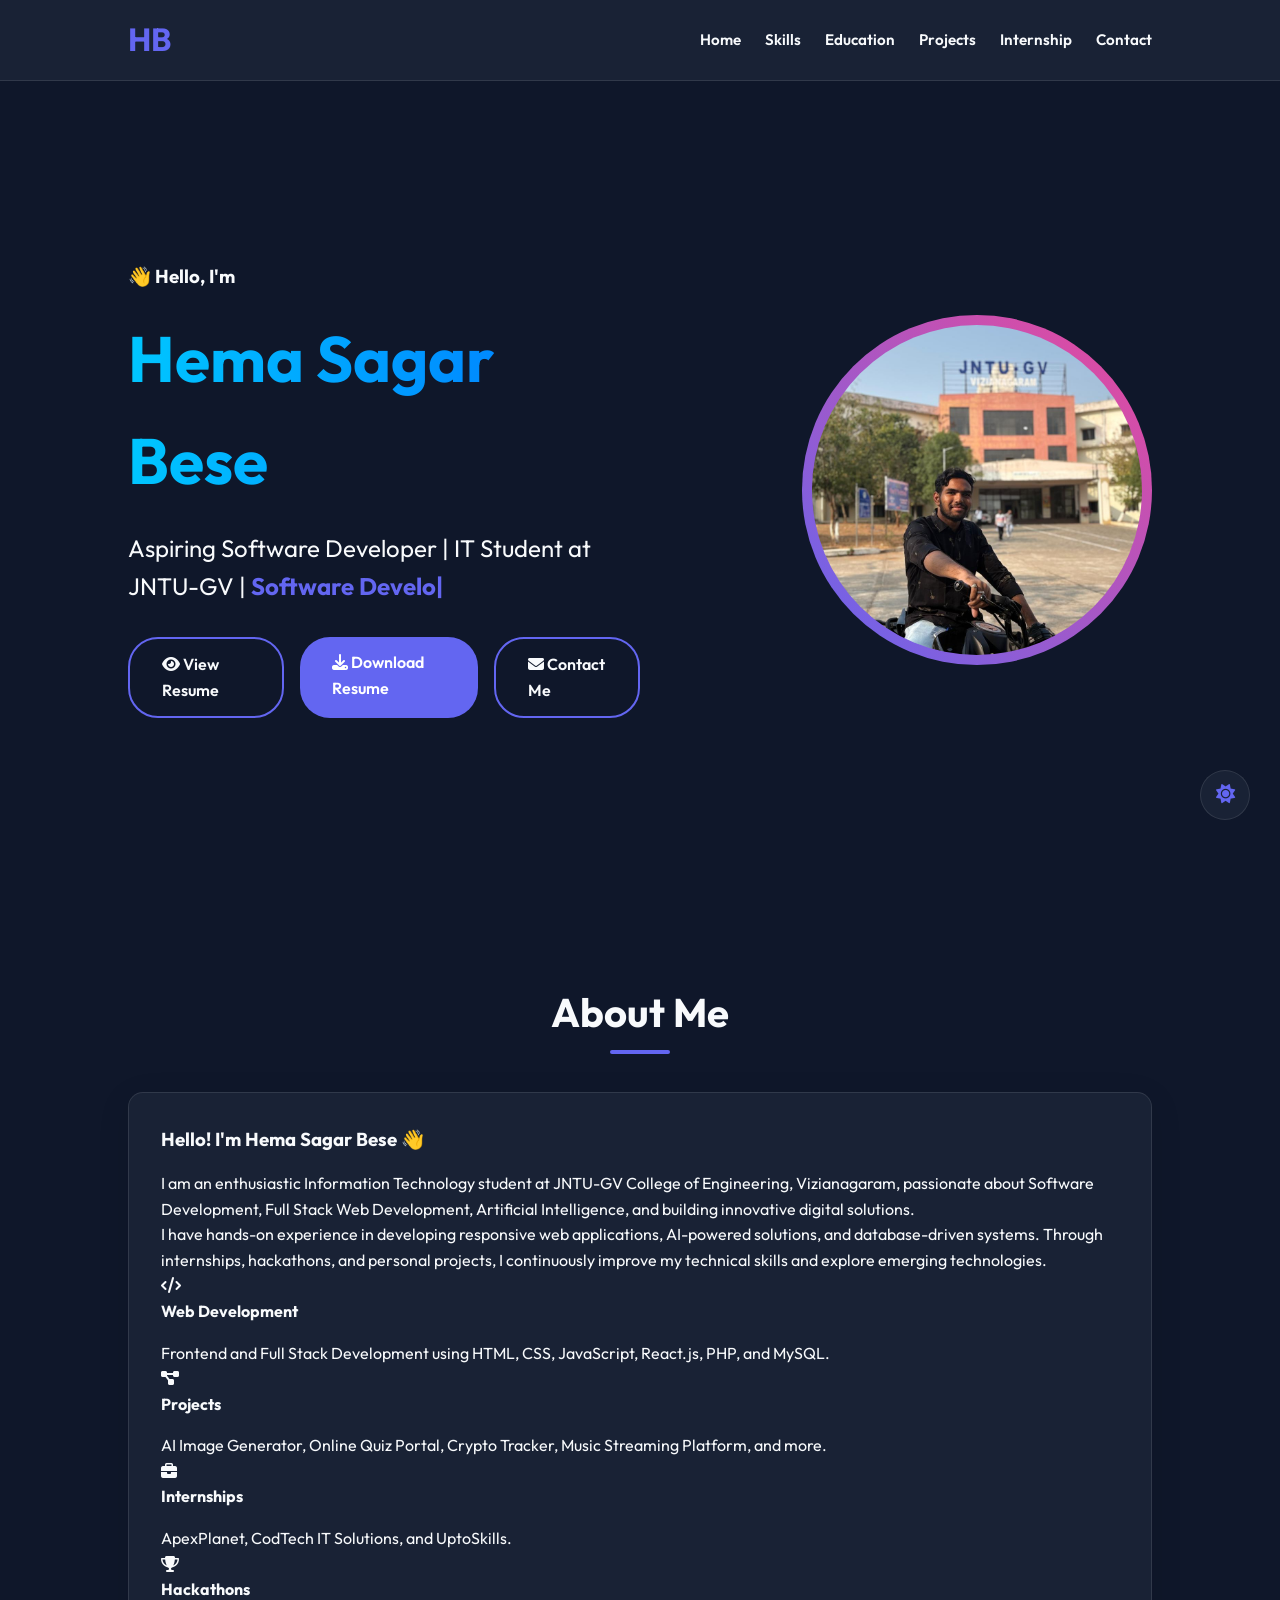
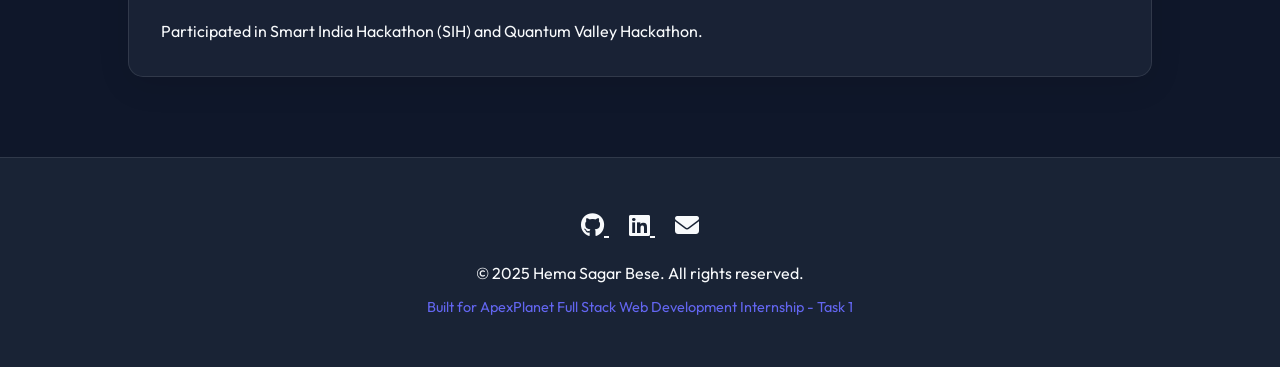
<file: index.html>
<!DOCTYPE html>
<html lang="en">
<head>
    <meta charset="UTF-8">
    <meta name="viewport"
          content="width=device-width, initial-scale=1.0">

    <meta name="description"
          content="Hema Sagar Bese - Information Technology Student at JNTU-GV, Full Stack Developer, Frontend Developer, and Software Developer Portfolio">

    <title>Hema Sagar Bese | Home</title>

    <!-- Google Fonts -->
    <link href="https://fonts.googleapis.com/css2?family=Outfit:wght@300;400;600;700&display=swap"
          rel="stylesheet">

    <!-- Font Awesome -->
    <link rel="stylesheet"
          href="https://cdnjs.cloudflare.com/ajax/libs/font-awesome/6.4.0/css/all.min.css">

    <!-- Custom CSS -->
    <link rel="stylesheet" href="style.css">
</head>

<body>

    <!-- Theme Toggle -->
    <button id="theme-toggle"
            class="theme-toggle"
            aria-label="Toggle Dark Mode">
        <i class="fas fa-sun"></i>
    </button>

    <!-- Header -->
    <header>
        <nav>

            <div class="logo">HB</div>

            <ul class="nav-links">
                <li><a href="index.html" class="active">Home</a></li>
                <li><a href="skills.html">Skills</a></li>
                <li><a href="education.html">Education</a></li>
                <li><a href="projects.html">Projects</a></li>
                <li><a href="internship.html">Internship</a></li>
                <li><a href="contact.html">Contact</a></li>
            </ul>

            <div class="burger">
                <div class="line1"></div>
                <div class="line2"></div>
                <div class="line3"></div>
            </div>

        </nav>
    </header>

    <!-- Main Content -->
    <main>

        <!-- Hero Section -->
        <section id="home" class="hero">

            <div class="hero-content">

                <h3>👋 Hello, I'm</h3>

                <h1>Hema Sagar Bese</h1>

                <p class="subtitle">
                    Aspiring Software Developer |
                    IT Student at JNTU-GV |
                    <span class="typing-text"></span>
                </p>

                <div class="hero-buttons">

                    <!-- View Resume -->
                    <a href="resume/Bese_Hema_Sagar___Resume.pdf"
                       target="_blank"
                       class="btn secondary-btn">
                        <i class="fas fa-eye"></i>
                        View Resume
                    </a>

                    <!-- Download Resume -->
                    <a href="resume/Bese_Hema_Sagar___Resume.pdf"
                       download
                       class="btn primary-btn">
                        <i class="fas fa-download"></i>
                        Download Resume
                    </a>

                    <!-- Contact Me -->
                    <a href="contact.html"
                       class="btn secondary-btn">
                        <i class="fas fa-envelope"></i>
                        Contact Me
                    </a>

                </div>

            </div>

            <div class="hero-image">

                <div class="image-wrapper">

                    <img src="images/Profile pic.jpeg"
                         alt="Hema Sagar Bese Professional Photo">

                </div>

            </div>

        </section>

                <!-- About Section -->
        <section id="about" class="section-padding">

            <h2 class="section-title">About Me</h2>

            <div class="about-content">

                <div class="about-text glass-card">

                    <h3>Hello! I'm Hema Sagar Bese 👋</h3>

                    <p>
                        I am an enthusiastic Information Technology student at
                        JNTU-GV College of Engineering, Vizianagaram, passionate
                        about Software Development, Full Stack Web Development,
                        Artificial Intelligence, and building innovative digital solutions.
                    </p>

                    <p>
                        I have hands-on experience in developing responsive web
                        applications, AI-powered solutions, and database-driven systems.
                        Through internships, hackathons, and personal projects,
                        I continuously improve my technical skills and explore
                        emerging technologies.
                    </p>

                    <div class="about-highlights">

                        <div class="highlight-card">
                            <i class="fas fa-code"></i>
                            <h4>Web Development</h4>
                            <p>
                                Frontend and Full Stack Development using HTML,
                                CSS, JavaScript, React.js, PHP, and MySQL.
                            </p>
                        </div>

                        <div class="highlight-card">
                            <i class="fas fa-project-diagram"></i>
                            <h4>Projects</h4>
                            <p>
                                AI Image Generator, Online Quiz Portal,
                                Crypto Tracker, Music Streaming Platform,
                                and more.
                            </p>
                        </div>

                        <div class="highlight-card">
                            <i class="fas fa-briefcase"></i>
                            <h4>Internships</h4>
                            <p>
                                ApexPlanet, CodTech IT Solutions,
                                and UptoSkills.
                            </p>
                        </div>

                        <div class="highlight-card">
                            <i class="fas fa-trophy"></i>
                            <h4>Hackathons</h4>
                            <p>
                                Participated in Smart India Hackathon (SIH)
                                and Quantum Valley Hackathon.
                            </p>
                        </div>

                    </div>

                   

                </div>

            </div>

        </section>

    </main>

    <!-- Scroll To Top Button -->
    <button id="scroll-top"
            class="scroll-top"
            aria-label="Scroll to top">
        <i class="fas fa-arrow-up"></i>
    </button>

    <!-- Footer -->
    <footer>

        <div class="footer-content">

            <div class="social-links">

                <a href="https://github.com/hemasagarbese"
                   target="_blank"
                   aria-label="GitHub">
                    <i class="fab fa-github"></i>
                </a>

                <a href="https://www.linkedin.com/in/hema-sagar-bese-4392832b7/"
                   target="_blank"
                   aria-label="LinkedIn">
                    <i class="fab fa-linkedin"></i>
                </a>

                <a href="mailto:hemasagarbese65@gmail.com"
                   aria-label="Email">
                    <i class="fas fa-envelope"></i>
                </a>

            </div>

            <p>&copy; 2025 Hema Sagar Bese. All rights reserved.</p>

            <p class="footer-note">
                Built for ApexPlanet Full Stack Web Development Internship - Task 1
            </p>

        </div>

    </footer>

    <!-- Custom JS -->
    <script src="script.js"></script>

</body>
</html>
</file>
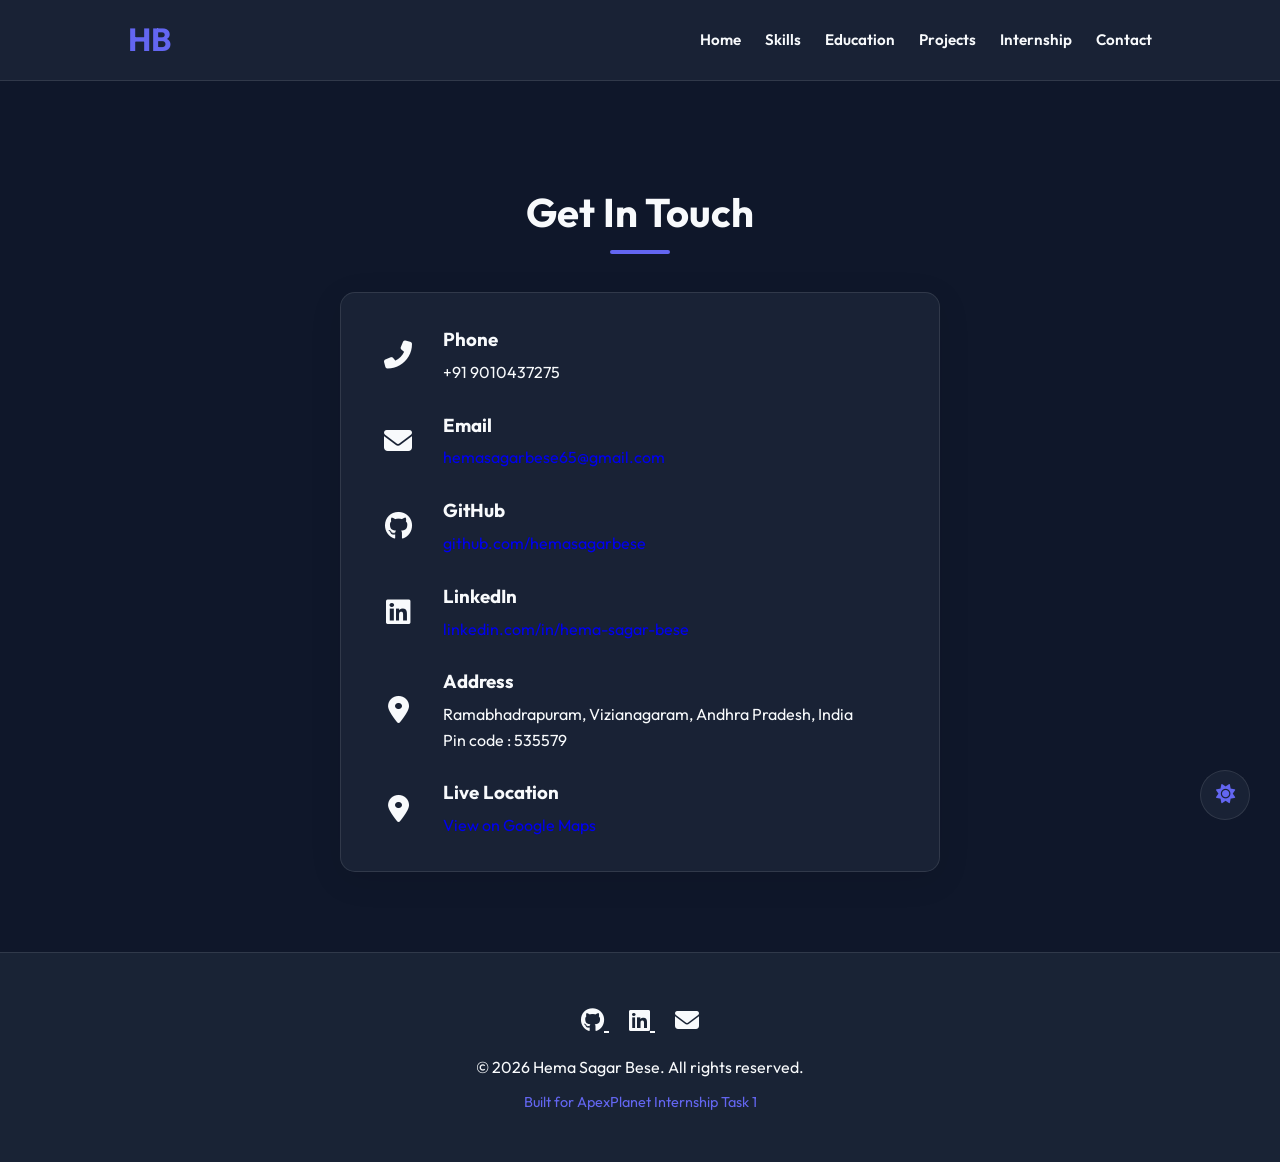
<file: contact.html>
<!DOCTYPE html>
<html lang="en">
<head>
    <meta charset="UTF-8">
    <meta name="viewport" content="width=device-width, initial-scale=1.0">
    <meta name="description" content="Contact Hema Sagar Bese">
    <title>Contact | Hema Sagar Bese</title>

    <!-- Google Fonts -->
    <link href="https://fonts.googleapis.com/css2?family=Outfit:wght@300;400;600;700&display=swap" rel="stylesheet">

    <!-- Font Awesome -->
    <link rel="stylesheet" href="https://cdnjs.cloudflare.com/ajax/libs/font-awesome/6.4.0/css/all.min.css">

    <!-- Custom CSS -->
    <link rel="stylesheet" href="style.css">
</head>
<body>

    <!-- Theme Toggle -->
    <button id="theme-toggle" class="theme-toggle" aria-label="Toggle Dark Mode">
        <i class="fas fa-sun"></i>
    </button>

    <header>
        <nav>
            <div class="logo">HB</div>

            <ul class="nav-links">
                <li><a href="index.html">Home</a></li>
                
                <li><a href="skills.html">Skills</a></li>
                <li><a href="education.html">Education</a></li>
                <li><a href="projects.html">Projects</a></li>
                <li><a href="internship.html">Internship</a></li>
                <li><a href="contact.html" class="active">Contact</a></li>
            </ul>

            <div class="burger">
                <div class="line1"></div>
                <div class="line2"></div>
                <div class="line3"></div>
            </div>
        </nav>
    </header>

    <main style="padding-top: 100px;">

        <section id="contact" class="section-padding">
            <h2 class="section-title">Get In Touch</h2>

            <div class="contact-container glass-card">

                <div class="contact-info">

                    <!-- Phone -->
                    <div class="contact-item">
                        <i class="fas fa-phone-alt"></i>
                        <div>
                            <h3>Phone</h3>
                            <p>+91 9010437275</p>
                        </div>
                    </div>

                    <!-- Email -->
                    <div class="contact-item">
                        <i class="fas fa-envelope"></i>
                        <div>
                            <h3>Email</h3>
                            <p>
                                <a href="mailto:hemasagarbese65@gmail.com">
                                    hemasagarbese65@gmail.com
                                </a>
                            </p>
                        </div>
                    </div>

                    <!-- GitHub -->
                    <div class="contact-item">
                        <i class="fab fa-github"></i>
                        <div>
                            <h3>GitHub</h3>
                            <p>
                                <a href="https://github.com/hemasagarbese" target="_blank">
                                    github.com/hemasagarbese
                                </a>
                            </p>
                        </div>
                    </div>

                    <!-- LinkedIn -->
                    <div class="contact-item">
                        <i class="fab fa-linkedin"></i>
                        <div>
                            <h3>LinkedIn</h3>
                            <p>
                                <a href="https://www.linkedin.com/in/hema-sagar-bese-4392832b7/" target="_blank">
                                    linkedin.com/in/hema-sagar-bese
                                </a>
                            </p>
                        </div>
                    </div>

                    <!-- Address -->
                    <div class="contact-item">
                        <i class="fas fa-map-marker-alt"></i>
                        <div>
                            <h3>Address</h3>
                            <p>Ramabhadrapuram, Vizianagaram, Andhra Pradesh, India</p>
                            <p>Pin code : 535579</p>
                        </div>
                    </div>

                    <!-- Live Location -->
                    <div class="contact-item">
                        <i class="fas fa-location-dot"></i>
                        <div>
                            <h3>Live Location</h3>
                            <p>
                                <a href="https://maps.app.goo.gl/23sztzT6TsJDs4cG6" target="_blank">
                                    View on Google Maps
                                </a>
                            </p>
                        </div>
                    </div>

                </div>

            </div>
        </section>

    </main>

    <!-- Scroll To Top Button -->
    <button id="scroll-top" class="scroll-top" aria-label="Scroll to top">
        <i class="fas fa-arrow-up"></i>
    </button>

    <footer>
        <div class="footer-content">

            <div class="social-links">
                <a href="https://github.com/hemasagarbese" target="_blank" aria-label="GitHub">
                    <i class="fab fa-github"></i>
                </a>

                <a href="https://www.linkedin.com/in/hema-sagar-bese-4392832b7/" target="_blank" aria-label="LinkedIn">
                    <i class="fab fa-linkedin"></i>
                </a>

                <a href="mailto:hemasagarbese65@gmail.com" aria-label="Email">
                    <i class="fas fa-envelope"></i>
                </a>
            </div>

            <p>&copy; 2026 Hema Sagar Bese. All rights reserved.</p>
            <p class="footer-note">Built for ApexPlanet Internship Task 1</p>

        </div>
    </footer>

    <script src="script.js"></script>

</body>
</html>
</file>
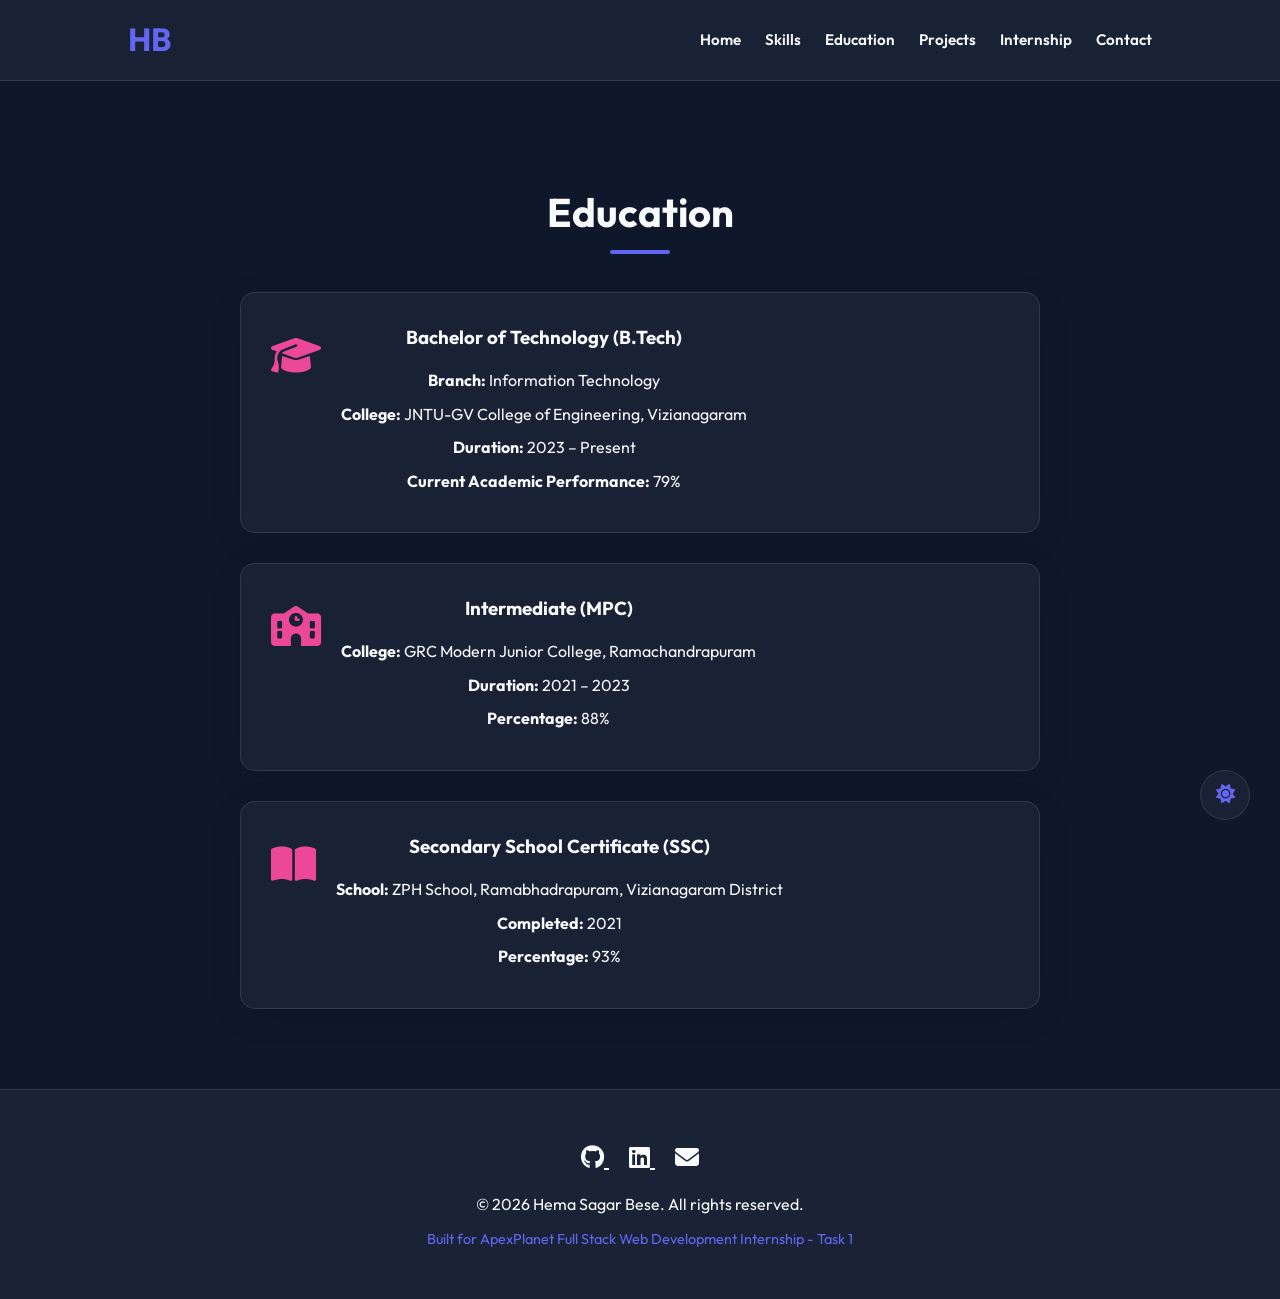
<file: education.html>
<!DOCTYPE html>
<html lang="en">
<head>
    <meta charset="UTF-8">
    <meta name="viewport" content="width=device-width, initial-scale=1.0">
    <meta name="description" content="Education of Hema Sagar Bese">
    <title>Education | Hema Sagar Bese</title>

    <!-- Google Fonts -->
    <link href="https://fonts.googleapis.com/css2?family=Outfit:wght@300;400;600;700&display=swap" rel="stylesheet">

    <!-- Font Awesome -->
    <link rel="stylesheet" href="https://cdnjs.cloudflare.com/ajax/libs/font-awesome/6.4.0/css/all.min.css">

    <!-- Custom CSS -->
    <link rel="stylesheet" href="style.css">
</head>

<body>

    <!-- Theme Toggle -->
    <button id="theme-toggle" class="theme-toggle" aria-label="Toggle Dark Mode">
        <i class="fas fa-sun"></i>
    </button>

    <!-- Header -->
    <header>
        <nav>
            <div class="logo">HB</div>

            <ul class="nav-links">
                <li><a href="index.html">Home</a></li>
                <li><a href="skills.html">Skills</a></li>
                <li><a href="education.html" class="active">Education</a></li>
                <li><a href="projects.html">Projects</a></li>
                <li><a href="internship.html">Internship</a></li>
                <li><a href="contact.html">Contact</a></li>
            </ul>

            <div class="burger">
                <div class="line1"></div>
                <div class="line2"></div>
                <div class="line3"></div>
            </div>
        </nav>
    </header>

    <!-- Main Content -->
    <main style="padding-top: 100px; min-height: 80vh;">

        <section id="education" class="section-padding">

            <h2 class="section-title">Education</h2>

            <div class="education-wrapper">

                <!-- B.Tech -->
                <div class="education-card glass-card">
                    <div class="ed-icon">
                        <i class="fas fa-graduation-cap"></i>
                    </div>

                    <div class="ed-info">
                        <h3>Bachelor of Technology (B.Tech)</h3>

                        <p>
                            <strong>Branch:</strong> Information Technology
                        </p>

                        <p>
                            <strong>College:</strong>
                            JNTU-GV College of Engineering, Vizianagaram
                        </p>

                        <p>
                            <strong>Duration:</strong>
                            2023 – Present
                        </p>

                        <p>
                            <strong>Current Academic Performance:</strong>
                            79%
                        </p>
                    </div>
                </div>

                <!-- Intermediate -->
                <div class="education-card glass-card">
                    <div class="ed-icon">
                        <i class="fas fa-school"></i>
                    </div>

                    <div class="ed-info">
                        <h3>Intermediate (MPC)</h3>

                        <p>
                            <strong>College:</strong>
                            GRC Modern Junior College, Ramachandrapuram
                        </p>

                        <p>
                            <strong>Duration:</strong>
                            2021 – 2023
                        </p>

                        <p>
                            <strong>Percentage:</strong>
                            88%
                        </p>
                    </div>
                </div>

                <!-- SSC -->
                <div class="education-card glass-card">
                    <div class="ed-icon">
                        <i class="fas fa-book-open"></i>
                    </div>

                    <div class="ed-info">
                        <h3>Secondary School Certificate (SSC)</h3>

                        <p>
                            <strong>School:</strong>
                            ZPH School, Ramabhadrapuram,
                            Vizianagaram District
                        </p>

                        <p>
                            <strong>Completed:</strong>
                            2021
                        </p>

                        <p>
                            <strong>Percentage:</strong>
                            93%
                        </p>
                    </div>
                </div>

            </div>

        </section>

    </main>

    <!-- Scroll To Top Button -->
    <button id="scroll-top" class="scroll-top" aria-label="Scroll to top">
        <i class="fas fa-arrow-up"></i>
    </button>

    <!-- Footer -->
    <footer>

        <div class="footer-content">

            <div class="social-links">

                <a href="https://github.com/hemasagarbese"
                   target="_blank"
                   aria-label="GitHub">
                    <i class="fab fa-github"></i>
                </a>

                <a href="https://www.linkedin.com/in/hema-sagar-bese-4392832b7/"
                   target="_blank"
                   aria-label="LinkedIn">
                    <i class="fab fa-linkedin"></i>
                </a>

                <a href="mailto:hemasagarbese65@gmail.com"
                   aria-label="Email">
                    <i class="fas fa-envelope"></i>
                </a>

            </div>

            <p>&copy; 2026 Hema Sagar Bese. All rights reserved.</p>

            <p class="footer-note">
                Built for ApexPlanet Full Stack Web Development Internship - Task 1
            </p>

        </div>

    </footer>

    <!-- Custom JavaScript -->
    <script src="script.js"></script>

</body>
</html>
</file>
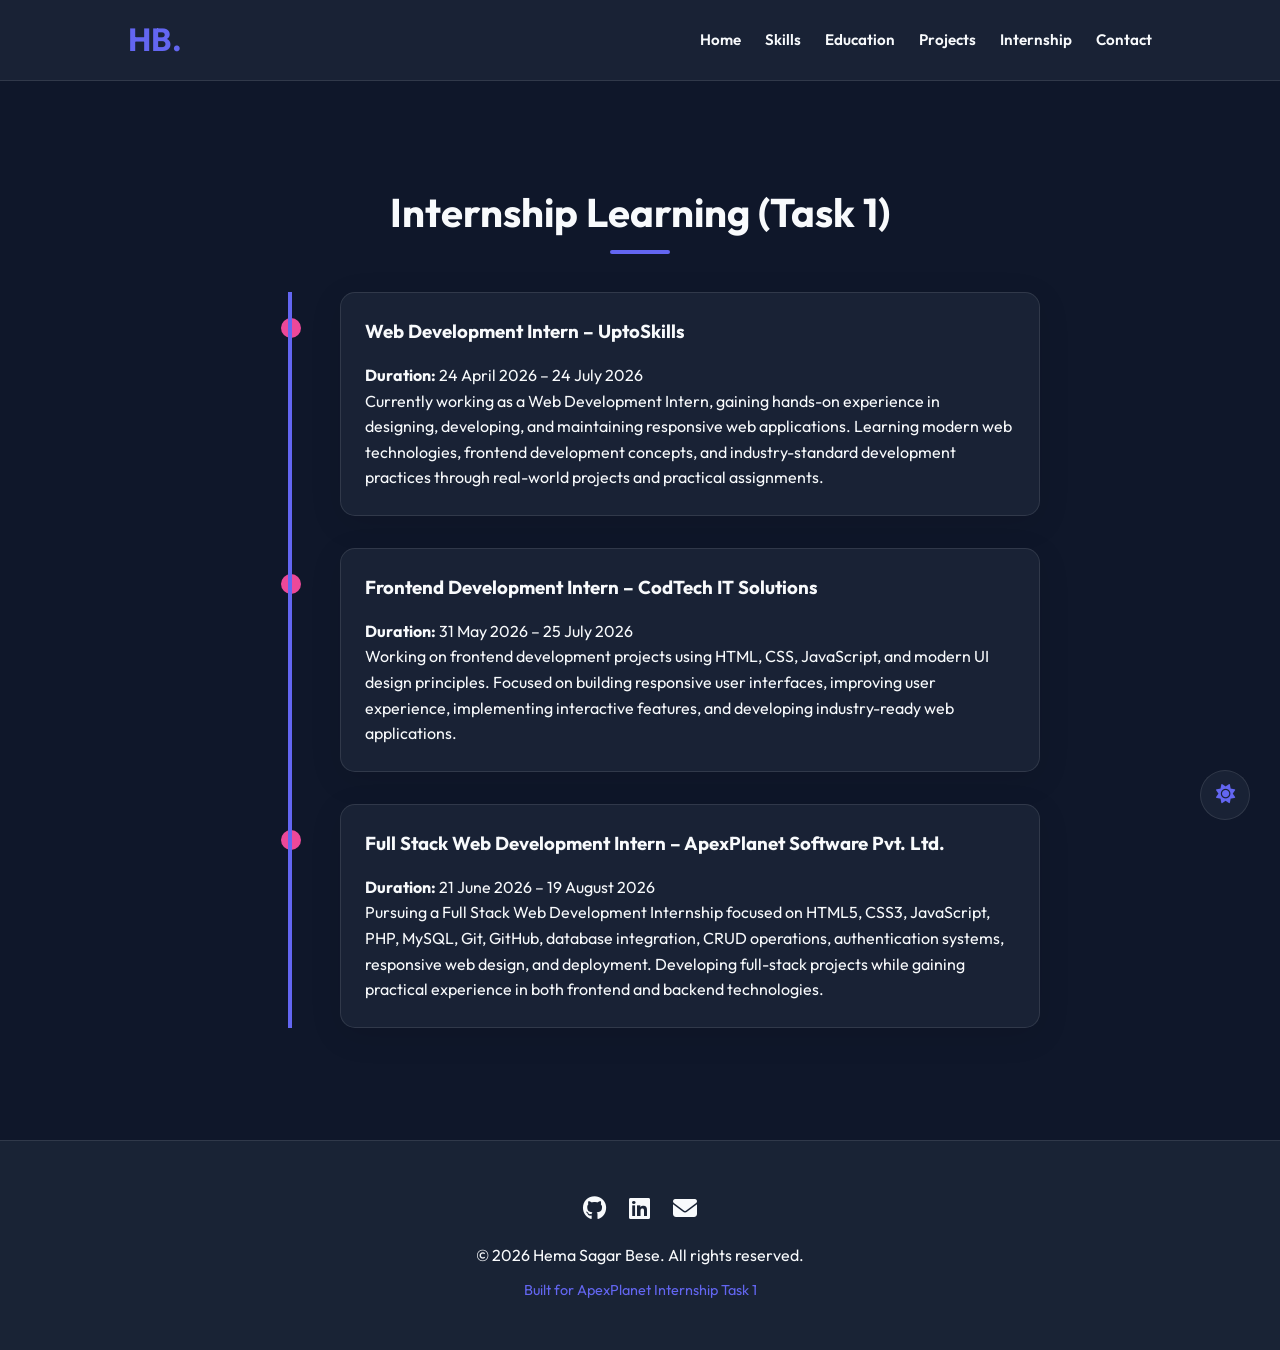
<file: internship.html>
<!DOCTYPE html>
<html lang="en">
<head>
    <meta charset="UTF-8">
    <meta name="viewport" content="width=device-width, initial-scale=1.0">
    <meta name="description" content="Internship Learning of Hema Sagar Bese">
    <title>Internship | Hema Sagar Bese</title>
    <!-- Modern Typography -->
    <link href="https://fonts.googleapis.com/css2?family=Outfit:wght@300;400;600;700&display=swap" rel="stylesheet">
    <!-- FontAwesome for icons -->
    <link rel="stylesheet" href="https://cdnjs.cloudflare.com/ajax/libs/font-awesome/6.4.0/css/all.min.css">
    <!-- Custom CSS -->
    <link rel="stylesheet" href="style.css">
</head>
<body>
    <!-- Theme Toggle -->
    <button id="theme-toggle" class="theme-toggle" aria-label="Toggle Dark Mode">
        <i class="fas fa-sun"></i>
    </button>

    <header>
        <nav>
            <div class="logo">HB.</div>
            <ul class="nav-links">
                <li><a href="index.html">Home</a></li>
                <li><a href="skills.html">Skills</a></li>
                <li><a href="education.html">Education</a></li>
                <li><a href="projects.html">Projects</a></li>
                <li><a href="internship.html">Internship</a></li>
                
                <li><a href="contact.html">Contact</a></li>
            </ul>
            <div class="burger">
                <div class="line1"></div>
                <div class="line2"></div>
                <div class="line3"></div>
            </div>
        </nav>
    </header>

    <main style="padding-top: 100px;">
        <!-- Internship Learning Timeline Section -->
        <section id="internship" class="section-padding">
            <h2 class="section-title">Internship Learning (Task 1)</h2>
            <div class="timeline">

    <div class="timeline-item glass-card">
        <div class="timeline-dot"></div>
        <h3>Web Development Intern – UptoSkills</h3>
        <p><strong>Duration:</strong> 24 April 2026 – 24 July 2026</p>
        <p>
            Currently working as a Web Development Intern, gaining hands-on experience in designing,
            developing, and maintaining responsive web applications. Learning modern web technologies,
            frontend development concepts, and industry-standard development practices through
            real-world projects and practical assignments.
        </p>
    </div>

    <div class="timeline-item glass-card">
        <div class="timeline-dot"></div>
        <h3>Frontend Development Intern – CodTech IT Solutions</h3>
        <p><strong>Duration:</strong> 31 May 2026 – 25 July 2026</p>
        <p>
            Working on frontend development projects using HTML, CSS, JavaScript, and modern UI design
            principles. Focused on building responsive user interfaces, improving user experience,
            implementing interactive features, and developing industry-ready web applications.
        </p>
    </div>

    <div class="timeline-item glass-card">
        <div class="timeline-dot"></div>
        <h3>Full Stack Web Development Intern – ApexPlanet Software Pvt. Ltd.</h3>
        <p><strong>Duration:</strong> 21 June 2026 – 19 August 2026</p>
        <p>
            Pursuing a Full Stack Web Development Internship focused on HTML5, CSS3, JavaScript,
            PHP, MySQL, Git, GitHub, database integration, CRUD operations, authentication systems,
            responsive web design, and deployment. Developing full-stack projects while gaining
            practical experience in both frontend and backend technologies.
        </p>
    </div>

</div>
        </section>
    </main>

    <!-- Scroll To Top Button -->
    <button id="scroll-top" class="scroll-top" aria-label="Scroll to top">
        <i class="fas fa-arrow-up"></i>
    </button>

    <footer>
        <div class="footer-content">
            <div class="social-links">
                <a href="https://github.com/HemaSagarBese" target="_blank" aria-label="GitHub"><i class="fab fa-github"></i></a>
                <a href="https://linkedin.com/in/HemaSagarBese" target="_blank" aria-label="LinkedIn"><i class="fab fa-linkedin"></i></a>
                <a href="mailto:hemasagarbese65@gmail.com" aria-label="Email"><i class="fas fa-envelope"></i></a>
            </div>
            <p>&copy; 2026 Hema Sagar Bese. All rights reserved.</p>
            <p class="footer-note">Built for ApexPlanet Internship Task 1</p>
        </div>
    </footer>

    <!-- Custom JS -->
    <script src="script.js"></script>
</body>
</html>
</file>
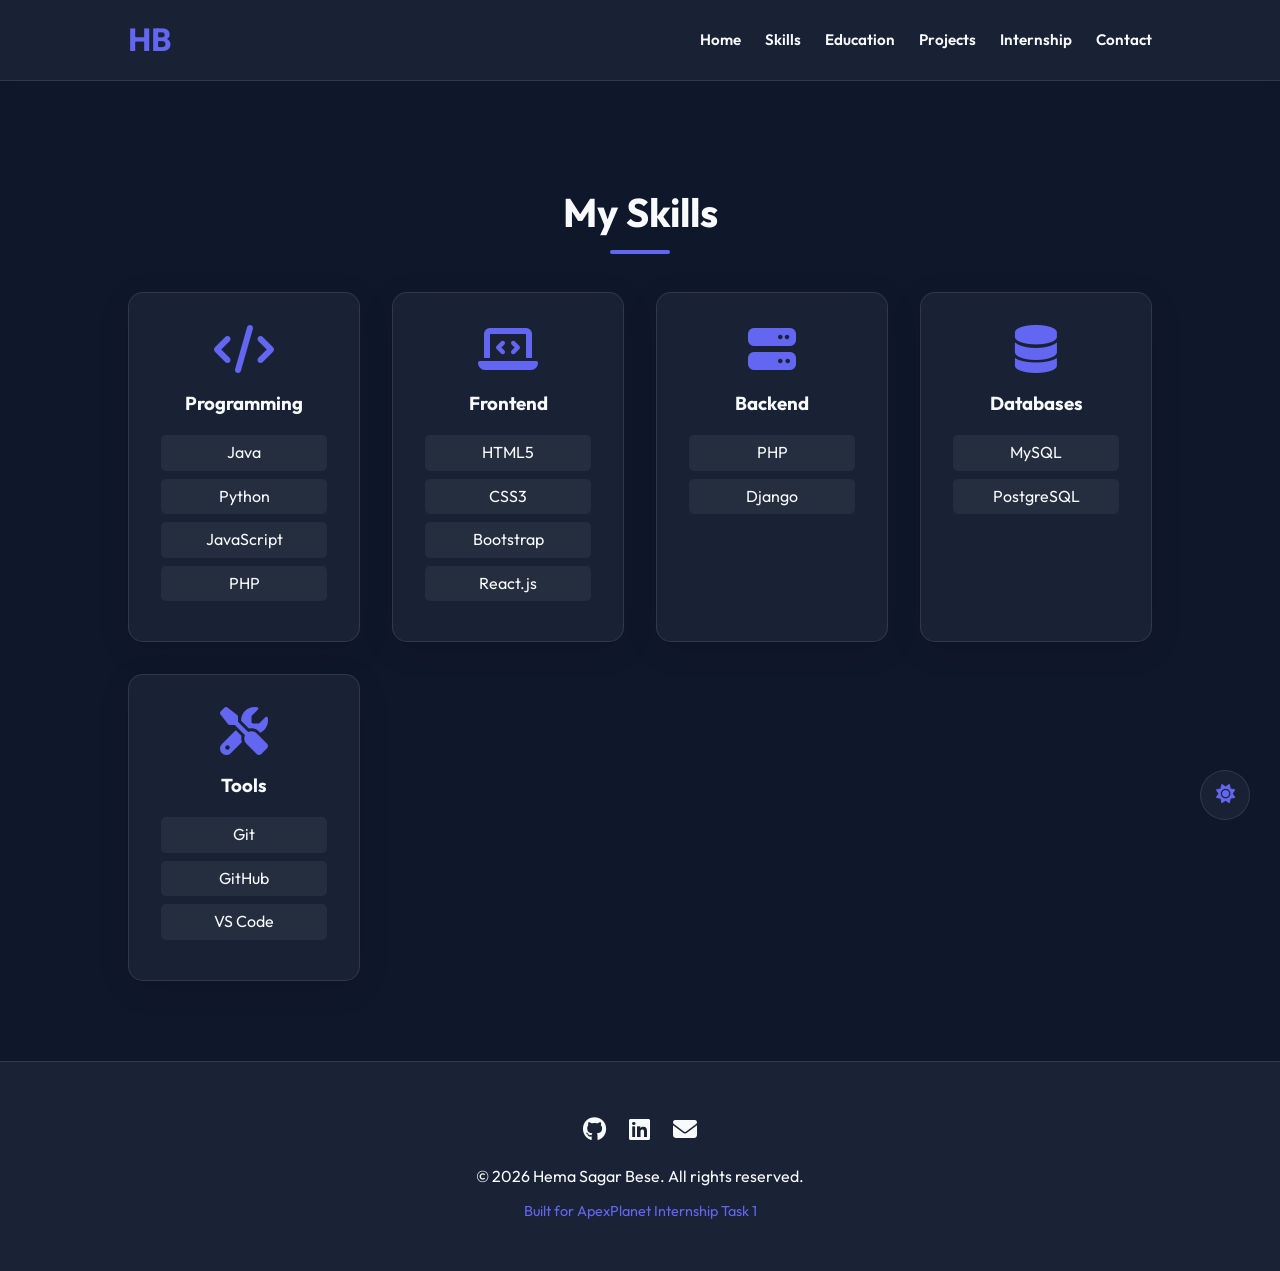
<file: skills.html>
<!DOCTYPE html>
<html lang="en">
<head>
    <meta charset="UTF-8">
    <meta name="viewport" content="width=device-width, initial-scale=1.0">
    <meta name="description" content="Skills of Hema Sagar Bese">
    <title>Skills | Hema Sagar Bese</title>
    <!-- Modern Typography -->
    <link href="https://fonts.googleapis.com/css2?family=Outfit:wght@300;400;600;700&display=swap" rel="stylesheet">
    <!-- FontAwesome for icons -->
    <link rel="stylesheet" href="https://cdnjs.cloudflare.com/ajax/libs/font-awesome/6.4.0/css/all.min.css">
    <!-- Custom CSS -->
    <link rel="stylesheet" href="style.css">
</head>
<body>
    <!-- Theme Toggle -->
    <button id="theme-toggle" class="theme-toggle" aria-label="Toggle Dark Mode">
        <i class="fas fa-sun"></i>
    </button>

    <header>
        <nav>
            <div class="logo">HB</div>
            <ul class="nav-links">
                <li><a href="index.html">Home</a></li>
                <li><a href="skills.html">Skills</a></li>
                <li><a href="education.html">Education</a></li>
                <li><a href="projects.html">Projects</a></li>
                <li><a href="internship.html">Internship</a></li>
               
                <li><a href="contact.html">Contact</a></li>
            </ul>
            <div class="burger">
                <div class="line1"></div>
                <div class="line2"></div>
                <div class="line3"></div>
            </div>
        </nav>
    </header>

    <main style="padding-top: 100px;">
        <!-- Skills Section -->
        <section id="skills" class="section-padding">
            <h2 class="section-title">My Skills</h2>
            <div class="skills-grid">
                <div class="skill-card glass-card">
                    <i class="fas fa-code skill-icon"></i>
                    <h3>Programming</h3>
                    <ul>
                        <li>Java</li>
                        <li>Python</li>
                        <li>JavaScript</li>
                        <li>PHP</li>
                    </ul>
                </div>
                <div class="skill-card glass-card">
                    <i class="fas fa-laptop-code skill-icon"></i>
                    <h3>Frontend</h3>
                    <ul>
                        <li>HTML5</li>
                        <li>CSS3</li>
                        <li>Bootstrap</li>
                        <li>React.js</li>
                    </ul>
                </div>
                <div class="skill-card glass-card">
                    <i class="fas fa-server skill-icon"></i>
                    <h3>Backend</h3>
                    <ul>
                        <li>PHP</li>
                        <li>Django</li>
                    </ul>
                </div>
                <div class="skill-card glass-card">
                    <i class="fas fa-database skill-icon"></i>
                    <h3>Databases</h3>
                    <ul>
                        <li>MySQL</li>
                        <li>PostgreSQL</li>
                    </ul>
                </div>
                <div class="skill-card glass-card">
                    <i class="fas fa-tools skill-icon"></i>
                    <h3>Tools</h3>
                    <ul>
                        <li>Git</li>
                        <li>GitHub</li>
                        <li>VS Code</li>
                    </ul>
                </div>
            </div>
        </section>
    </main>

    <!-- Scroll To Top Button -->
    <button id="scroll-top" class="scroll-top" aria-label="Scroll to top">
        <i class="fas fa-arrow-up"></i>
    </button>

    <footer>
        <div class="footer-content">
            <div class="social-links">
                <a href="https://github.com/HemaSagarBese" target="_blank" aria-label="GitHub"><i class="fab fa-github"></i></a>
                <a href="https://linkedin.com/in/HemaSagarBese" target="_blank" aria-label="LinkedIn"><i class="fab fa-linkedin"></i></a>
                <a href="mailto:hemasagar@example.com" aria-label="Email"><i class="fas fa-envelope"></i></a>
            </div>
            <p>&copy; 2026 Hema Sagar Bese. All rights reserved.</p>
            <p class="footer-note">Built for ApexPlanet Internship Task 1</p>
        </div>
    </footer>

    <!-- Custom JS -->
    <script src="script.js"></script>
</body>
</html>
</file>
<file: style.css>
/* Custom Properties / Variables */
:root {
    --primary-color: #6366f1;
    --secondary-color: #ec4899;
    --bg-color: #0f172a;
    --text-color: #f8fafc;
    --card-bg: rgba(30, 41, 59, 0.7);
    --border-color: rgba(255, 255, 255, 0.1);
    --hover-color: #4f46e5;
    --font-main: 'Outfit', sans-serif;
    --transition: all 0.3s ease;
}

[data-theme="light"] {
    --bg-color: #f8fafc;
    --text-color: #0f172a;
    --card-bg: rgba(255, 255, 255, 0.7);
    --border-color: rgba(0, 0, 0, 0.1);
}

/* Base Styles */
* {
    margin: 0;
    padding: 0;
    box-sizing: border-box;
}

html {
    scroll-behavior: smooth;
}

body {
    font-family: var(--font-main);
    background-color: var(--bg-color);
    color: var(--text-color);
    line-height: 1.6;
    transition: background-color 0.3s, color 0.3s;
}

/* Typography */
h1, h2, h3, h4 {
    margin-bottom: 1rem;
    font-weight: 700;
}

.hero-content h1 {
    font-size: 4rem;
    font-weight: 700;
    background: linear-gradient(90deg, #00c6ff, #0072ff, #7f00ff);
    background-size: 200% auto;
    background-clip: text;
    -webkit-background-clip: text;
    color: transparent;
    -webkit-text-fill-color: transparent;
    animation: gradientMove 4s linear infinite;
}

@keyframes gradientMove {
    0% { background-position: 0% center; }
    100% { background-position: 200% center; }
}

/* Utility Classes */
.section-padding {
    padding: 5rem 10%;
}

.section-title {
    text-align: center;
    font-size: 2.5rem;
    margin-bottom: 3rem;
    position: relative;
}

.section-title::after {
    content: '';
    position: absolute;
    bottom: -10px;
    left: 50%;
    transform: translateX(-50%);
    width: 60px;
    height: 4px;
    background: var(--primary-color);
    border-radius: 2px;
}

.glass-card {
    background: var(--card-bg);
    backdrop-filter: blur(10px);
    -webkit-backdrop-filter: blur(10px);
    border: 1px solid var(--border-color);
    border-radius: 15px;
    padding: 2rem;
    box-shadow: 0 8px 32px rgba(0, 0, 0, 0.1);
    transition: var(--transition);
}

.glass-card:hover {
    transform: translateY(-5px);
    box-shadow: 0 12px 40px rgba(99, 102, 241, 0.2);
}

/* Buttons */
.btn {
    display: inline-block;
    padding: 0.8rem 2rem;
    border-radius: 30px;
    text-decoration: none;
    font-weight: 600;
    transition: var(--transition);
    border: none;
    cursor: pointer;
    font-family: var(--font-main);
}

.primary-btn {
    background: var(--primary-color);
    color: white;
}

.primary-btn:hover {
    background: var(--hover-color);
    box-shadow: 0 0 15px var(--primary-color);
}

.secondary-btn {
    background: transparent;
    color: var(--text-color);
    border: 2px solid var(--primary-color);
}

.secondary-btn:hover {
    background: var(--primary-color);
    color: white;
}

.btn-small {
    padding: 0.5rem 1rem;
    border-radius: 20px;
    background: var(--card-bg);
    color: var(--text-color);
    text-decoration: none;
    border: 1px solid var(--border-color);
    transition: var(--transition);
    font-size: 0.9rem;
    cursor: pointer;
}

.btn-small:hover {
    background: var(--primary-color);
    color: white;
}

.w-100 {
    width: 100%;
}

/* Navigation */
header {
    position: fixed;
    top: 0;
    width: 100%;
    z-index: 1000;
    background: var(--card-bg);
    backdrop-filter: blur(10px);
    border-bottom: 1px solid var(--border-color);
}

nav {
    display: flex;
    justify-content: space-between;
    align-items: center;
    padding: 1rem 10%;
    height: 80px;
}

.logo {
    font-size: 2rem;
    font-weight: 700;
    color: var(--primary-color);
}

.nav-links {
    display: flex;
    list-style: none;
    gap: 1.5rem;
}

.nav-links a {
    color: var(--text-color);
    text-decoration: none;
    font-weight: 600;
    transition: var(--transition);
    position: relative;
    font-size: 0.95rem;
}

.nav-links a::after {
    content: '';
    position: absolute;
    bottom: -5px;
    left: 0;
    width: 0;
    height: 2px;
    background: var(--primary-color);
    transition: var(--transition);
}

.nav-links a:hover::after {
    width: 100%;
}

.burger {
    display: none;
    cursor: pointer;
}

.burger div {
    width: 25px;
    height: 3px;
    background-color: var(--text-color);
    margin: 5px;
    transition: var(--transition);
}

.theme-toggle {
    position: fixed;
    bottom: 80px;
    right: 30px;
    background: var(--card-bg);
    color: var(--primary-color);
    border: 1px solid var(--border-color);
    width: 50px;
    height: 50px;
    border-radius: 50%;
    cursor: pointer;
    z-index: 100;
    font-size: 1.2rem;
    backdrop-filter: blur(5px);
    transition: var(--transition);
}

.theme-toggle:hover {
    transform: scale(1.1);
}

.scroll-top {
    position: fixed;
    bottom: 20px;
    right: 30px;
    background: var(--primary-color);
    color: white;
    border: none;
    width: 50px;
    height: 50px;
    border-radius: 50%;
    cursor: pointer;
    z-index: 100;
    font-size: 1.2rem;
    opacity: 0;
    pointer-events: none;
    transition: var(--transition);
}

.scroll-top.visible {
    opacity: 1;
    pointer-events: all;
}

/* Home Section */
.hero {
    min-height: 100vh;
    display: flex;
    align-items: center;
    justify-content: space-between;
    padding: 0 10%;
    padding-top: 80px;
}

.hero-content {
    flex: 1;
}

.subtitle {
    font-size: 1.5rem;
    margin-bottom: 2rem;
}

.typing-text {
    color: var(--primary-color);
    font-weight: 700;
}

.typing-text::after {
    content: '|';
    animation: blink 1s infinite;
}

@keyframes blink {
    0%, 100% { opacity: 1; }
    50% { opacity: 0; }
}

.hero-buttons {
    display: flex;
    gap: 1rem;
}

.hero-image {
    flex: 1;
    display: flex;
    justify-content: flex-end;
}

.image-wrapper {
    position: relative;
    width: 350px;
    height: 350px;
    border-radius: 50%;
    padding: 10px;
    background: linear-gradient(45deg, var(--primary-color), var(--secondary-color));
    animation: morph 8s ease-in-out infinite;
}

.image-wrapper img {
    width: 100%;
    height: 100%;
    object-fit: cover;
    border-radius: 50%;
}

@keyframes morph {
    0% { border-radius: 60% 40% 30% 70% / 60% 30% 70% 40%; }
    50% { border-radius: 30% 60% 70% 40% / 50% 60% 30% 60%; }
    100% { border-radius: 60% 40% 30% 70% / 60% 30% 70% 40%; }
}

/* About Section */
.about-details {
    margin-top: 2rem;
    display: grid;
    grid-template-columns: repeat(auto-fit, minmax(250px, 1fr));
    gap: 2rem;
}

.detail-block h4 {
    color: var(--primary-color);
    margin-bottom: 0.5rem;
}

.detail-block ul {
    list-style: none;
}

.detail-block ul li i {
    color: var(--secondary-color);
    margin-right: 0.5rem;
}

/* Skills Section */
.skills-grid {
    display: grid;
    grid-template-columns: repeat(auto-fit, minmax(200px, 1fr));
    gap: 2rem;
}

.skill-card {
    text-align: center;
}

.skill-icon {
    font-size: 3rem;
    color: var(--primary-color);
    margin-bottom: 1rem;
}

.skill-card ul {
    list-style: none;
    margin-top: 1rem;
}

.skill-card ul li {
    margin-bottom: 0.5rem;
    background: rgba(255,255,255,0.05);
    padding: 5px;
    border-radius: 5px;
}

/* Education Section */
.education-wrapper {
    display: flex;
    justify-content: center;
}

.education-card {
    display: flex;
    align-items: center;
    gap: 2rem;
    max-width: 600px;
    width: 100%;
}

.ed-icon {
    font-size: 4rem;
    color: var(--secondary-color);
}

.branch, .university {
    font-size: 1.1rem;
    opacity: 0.8;
}

/* Projects Section */
.projects-grid {
    display: grid;
    grid-template-columns: repeat(auto-fit, minmax(300px, 1fr));
    gap: 2rem;
}

.project-card {
    padding: 0;
    overflow: hidden;
    display: flex;
    flex-direction: column;
}

.project-card img {
    width: 100%;
    height: 200px;
    object-fit: cover;
    transition: var(--transition);
}

.project-card:hover img {
    transform: scale(1.05);
}

.project-info {
    padding: 1.5rem;
    flex: 1;
    display: flex;
    flex-direction: column;
}

.tech-stack {
    color: var(--primary-color);
    font-size: 0.9rem;
    margin: 1rem 0;
    font-weight: 600;
}

.project-links {
    margin-top: auto;
    display: flex;
    gap: 1rem;
}

/* Internship Timeline */
.timeline {
    position: relative;
    max-width: 800px;
    margin: 0 auto;
}

.timeline::after {
    content: '';
    position: absolute;
    width: 4px;
    background-color: var(--primary-color);
    top: 0;
    bottom: 0;
    left: 50px;
    margin-left: -2px;
}

.timeline-item {
    position: relative;
    margin-bottom: 2rem;
    margin-left: 100px;
    padding: 1.5rem;
}

.timeline-dot {
    position: absolute;
    width: 20px;
    height: 20px;
    background-color: var(--secondary-color);
    border-radius: 50%;
    left: -60px;
    top: 25px;
    z-index: 1;
}

/* Demos */
.demo-grid, .concept-grid {
    display: grid;
    grid-template-columns: repeat(auto-fit, minmax(350px, 1fr));
    gap: 2rem;
}

.media-container h4 {
    margin-top: 1rem;
}

audio, video {
    margin-bottom: 1rem;
    border-radius: 10px;
}

.skills-table {
    width: 100%;
    border-collapse: collapse;
    margin-top: 1rem;
}

.skills-table th, .skills-table td {
    border: 1px solid var(--border-color);
    padding: 12px;
    text-align: left;
}

.skills-table th {
    background-color: rgba(99, 102, 241, 0.2);
}

.skills-table tfoot td {
    text-align: center;
    font-style: italic;
    background-color: rgba(255,255,255,0.05);
}

/* CSS Demo Features */
.css-features {
    display: flex;
    flex-wrap: wrap;
    gap: 1rem;
    margin: 2rem 0;
}

.box {
    width: 150px;
    height: 100px;
    display: flex;
    align-items: center;
    justify-content: center;
    text-align: center;
    background: var(--card-bg);
    border-radius: 10px;
}

.shadow-box { box-shadow: 10px 10px 20px rgba(0,0,0,0.5); }
.border-box { border: 4px dashed var(--secondary-color); }
.gradient-box { background: linear-gradient(to right, var(--primary-color), var(--secondary-color)); color: white; }
.transition-box { transition: all 0.5s ease; cursor: pointer; }
.transition-box:hover { transform: rotate(10deg) scale(1.1); background: var(--primary-color); }
.animation-box { animation: bounce 2s infinite; }

@keyframes bounce {
    0%, 100% { transform: translateY(0); }
    50% { transform: translateY(-15px); }
}

.flex-container { display: flex; gap: 10px; margin-top: 10px; }
.flex-container div { background: var(--primary-color); padding: 10px; border-radius: 5px; color: white; }
.grid-container { display: grid; grid-template-columns: 1fr 1fr; gap: 10px; margin-top: 10px; }
.grid-container div { background: var(--secondary-color); padding: 10px; border-radius: 5px; color: white; text-align: center; }

.mt-2 { margin-top: 2rem; }

pre {
    background: #1e1e1e;
    color: #d4d4d4;
    padding: 1rem;
    border-radius: 5px;
    overflow-x: auto;
    font-family: monospace;
}
code {
    font-family: monospace;
}

/* Contact Form */
.contact-container {
    max-width: 600px;
    margin: 0 auto;
}

.form-group {
    margin-bottom: 1.5rem;
}

label {
    display: block;
    margin-bottom: 0.5rem;
    font-weight: 600;
}

.required {
    color: var(--secondary-color);
}

input[type="text"],
input[type="email"],
select,
textarea {
    width: 100%;
    padding: 10px;
    border: 1px solid var(--border-color);
    background: rgba(255,255,255,0.05);
    color: var(--text-color);
    border-radius: 5px;
    font-family: var(--font-main);
    transition: var(--transition);
}

input[type="text"]:focus,
input[type="email"]:focus,
select:focus,
textarea:focus {
    outline: none;
    border-color: var(--primary-color);
    box-shadow: 0 0 5px rgba(99, 102, 241, 0.5);
}

.radio-group, .checkbox-group {
    display: flex;
    gap: 1rem;
}

.radio-group label, .checkbox-group label {
    font-weight: normal;
    display: flex;
    align-items: center;
    gap: 5px;
}

.error-msg {
    color: #ef4444;
    font-size: 0.85rem;
    display: block;
    margin-top: 5px;
}

.success-msg {
    background: #10b981;
    color: white;
    padding: 1rem;
    border-radius: 5px;
    text-align: center;
    margin-top: 1rem;
}

.hidden {
    display: none;
}

/* Footer */
footer {
    background: var(--card-bg);
    border-top: 1px solid var(--border-color);
    padding: 3rem 10%;
    text-align: center;
}

.social-links {
    margin-bottom: 1rem;
}

.social-links a {
    color: var(--text-color);
    font-size: 1.5rem;
    margin: 0 10px;
    transition: var(--transition);
}

.social-links a:hover {
    color: var(--primary-color);
}

.footer-note {
    font-size: 0.9rem;
    color: var(--primary-color);
    margin-top: 10px;
}

/* Responsive Design */
@media screen and (max-width: 900px) {
    .nav-links {
        gap: 1rem;
    }
}

@media screen and (max-width: 768px) {
    .nav-links {
        position: absolute;
        right: 0px;
        height: 100vh;
        top: 80px;
        background-color: var(--card-bg);
        backdrop-filter: blur(15px);
        display: flex;
        flex-direction: column;
        align-items: center;
        width: 100%;
        transform: translateX(100%);
        transition: transform 0.5s ease-in;
    }
    .nav-links li {
        opacity: 0;
        margin: 1rem 0;
    }
    .burger {
        display: block;
    }
    .nav-active {
        transform: translateX(0%);
    }
    @keyframes navLinkFade {
        from {
            opacity: 0;
            transform: translateX(50px);
        }
        to {
            opacity: 1;
            transform: translateX(0px);
        }
    }
    .toggle .line1 {
        transform: rotate(-45deg) translate(-5px, 6px);
    }
    .toggle .line2 {
        opacity: 0;
    }
    .toggle .line3 {
        transform: rotate(45deg) translate(-5px, -6px);
    }
    
    .hero {
        flex-direction: column;
        text-align: center;
        padding-top: 120px;
    }
    .hero-buttons {
        justify-content: center;
        margin-bottom: 3rem;
    }
    .hero-image {
        justify-content: center;
    }
    .image-wrapper {
        width: 250px;
        height: 250px;
    }
    
    .timeline::after {
        left: 31px;
    }
    .timeline-item {
        margin-left: 60px;
    }
    .timeline-dot {
        left: -40px;
    }

    h1 {
        font-size: 2.5rem;
    }
}
.contact-info{
    display:flex;
    flex-direction:column;
    gap:25px;
}

.contact-item{
    display:flex;
    align-items:center;
    gap:20px;
}

.contact-item i{
    font-size:28px;
    width:50px;
    text-align:center;
}

.contact-item h3{
    margin-bottom:5px;
}

.contact-item a{
    text-decoration:none;
}
.education-wrapper{
    display:flex;
    flex-direction:column;
    gap:25px;
    max-width:900px;
    margin:0 auto;
}

.education-card{
    display:flex;
    align-items:flex-start;
    gap:20px;
    padding:25px;
}

.ed-icon{
    font-size:35px;
}

.ed-info h3{
    margin-bottom:10px;
}

.ed-info p{
    margin:6px 0;
    line-height:1.6;
}
.education-wrapper{
    display: flex;
    flex-direction: column;
    align-items: center;
    gap: 30px;
}

.education-card{
    width: 100%;
    max-width: 800px;
    text-align: center;
    padding: 30px;
}

.ed-icon{
    font-size: 40px;
    margin-bottom: 15px;
}

.ed-info{
    text-align: center;
}

.ed-info h3{
    margin-bottom: 15px;
}

.ed-info p{
    margin: 8px 0;
}
</file>
